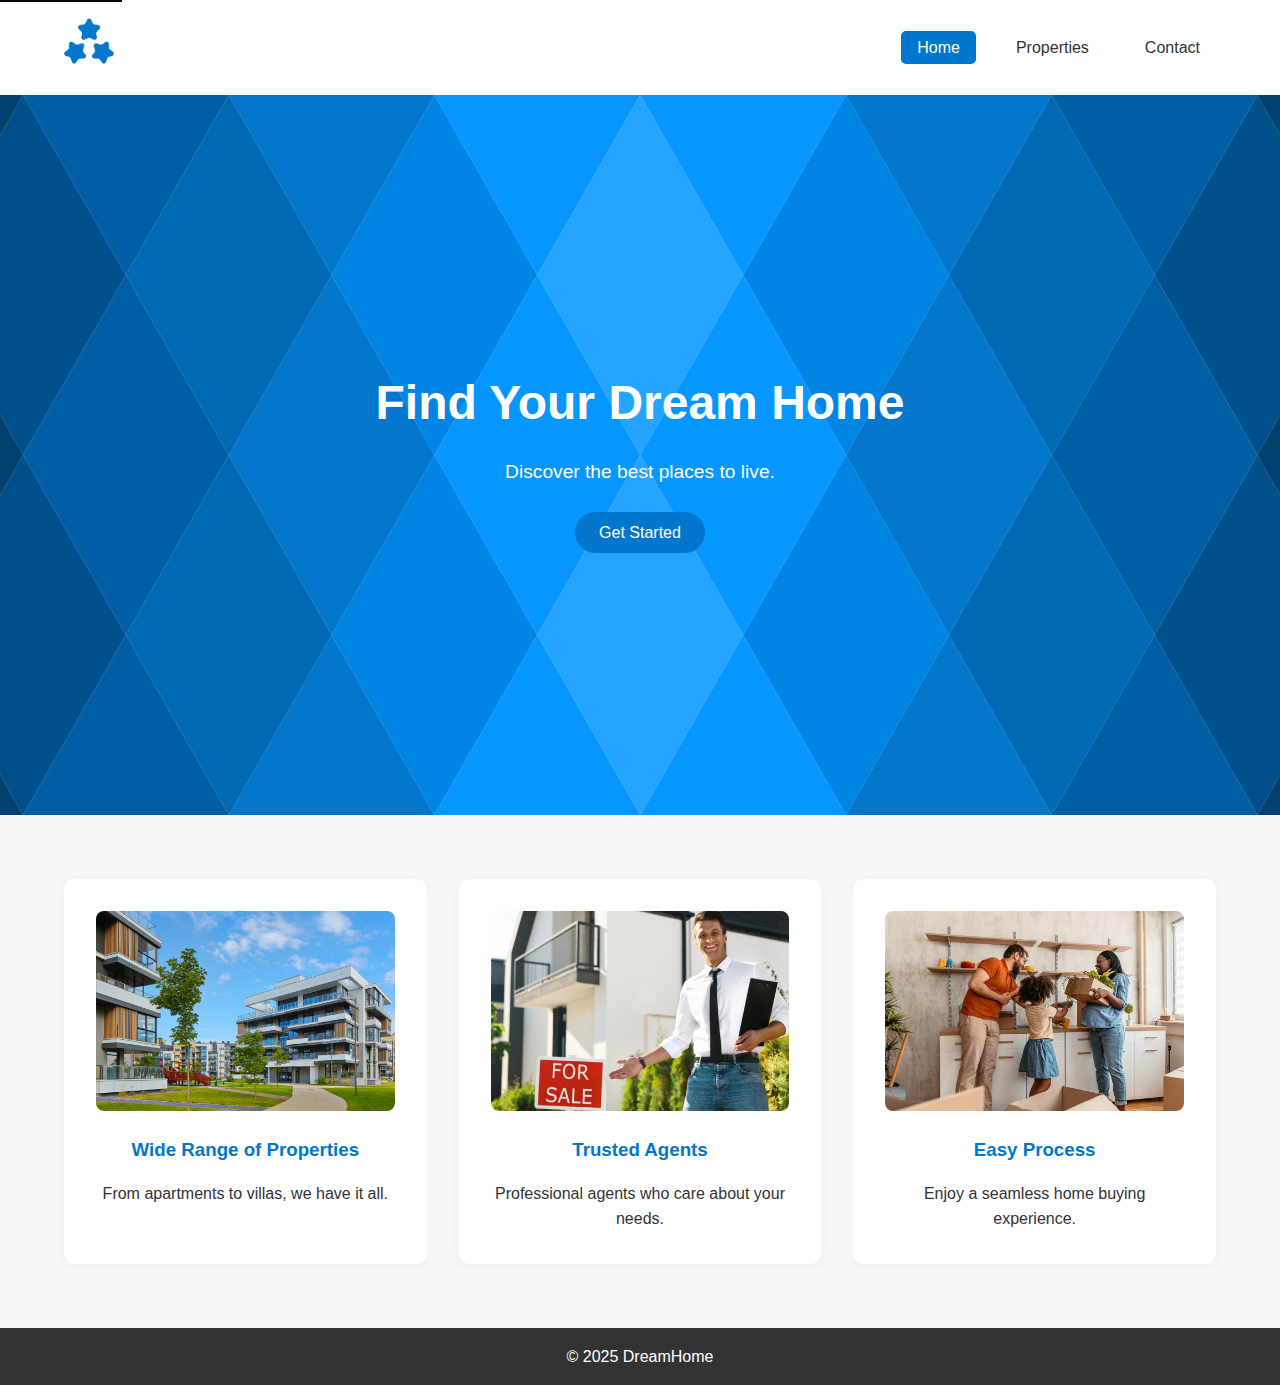
<file: index.html>
<!DOCTYPE html>
<html lang="en">
<head>
    <meta charset="UTF-8">
    <meta name="viewport" content="width=device-width, initial-scale=1.0" />
    <meta name="description" content="Find Your Dream Home - Modern Real Estate Website" />
    <title>Find Your Dream Home</title>
    <link rel="stylesheet" href="css/style.css">
</head>
<body>
    <!--Skip Link for accessibility-->
    <a href="#main" class="skip-link">Skip to content</a>

     <!--Header with logo and menu-->
    <header class="header">
        <div class="container header-container">
            <a href="index.html" class="logo">
                <img src="images/logo.png" alt="DreamHome Logo">
            </a>
            <nav class="nav" role="navigation" aria-label="Main Navigation">
                <ul class="nav-list">
                    <li><a href="index.html" aria-current="page">Home</a></li>
                    <li><a href="properties.html">Properties</a></li>
                    <li><a href="contact.html">Contact</a></li>
                </ul>
            </nav>
        </div>
    </header>

    <!--Hero section with a call to action-->
    <section class="hero" id="main">
        <div class="container hero-content">
            <h2>Find Your Dream Home</h2>
            <p>Discover the best places to live.</p>
            <a href="#" class="btn-primary">Get Started</a>
        </div>
    </section>


    <section class="features">
        <div class="container features-container">
  
            <div class="feature-item">
                <picture>
                    <source media="(max-width: 768px)" srcset="images/feature-1-small.png">
                    <img src="images/feature-1.png" alt="Modern apartment building" class="feature-img">
                </picture>
                <h3>Wide Range of Properties</h3>
                <p>From apartments to villas, we have it all.</p>
            </div>
          
            <div class="feature-item">
                <picture>
                    <source media="(max-width: 768px)" srcset="images/feature-2-small.png">
                    <img src="images/feature-2.png" alt="Professional real estate agent" class="feature-img">
                </picture>
                <h3>Trusted Agents</h3>
                <p>Professional agents who care about your needs.</p>
            </div>
          
            <div class="feature-item">
                <picture>
                    <source media="(max-width: 768px)" srcset="images/feature-3-small.png">
                    <img src="images/feature-3.png" alt="Easy home buying process" class="feature-img">
                </picture>
                <h3>Easy Process</h3>
                <p>Enjoy a seamless home buying experience.</p>
            </div>
        </div>
    </section>

    <footer class="footer">
        <div class="container">
            <p>&copy; 2025 DreamHome</p>
        </div>
    </footer>

</body>
</html>
</file>
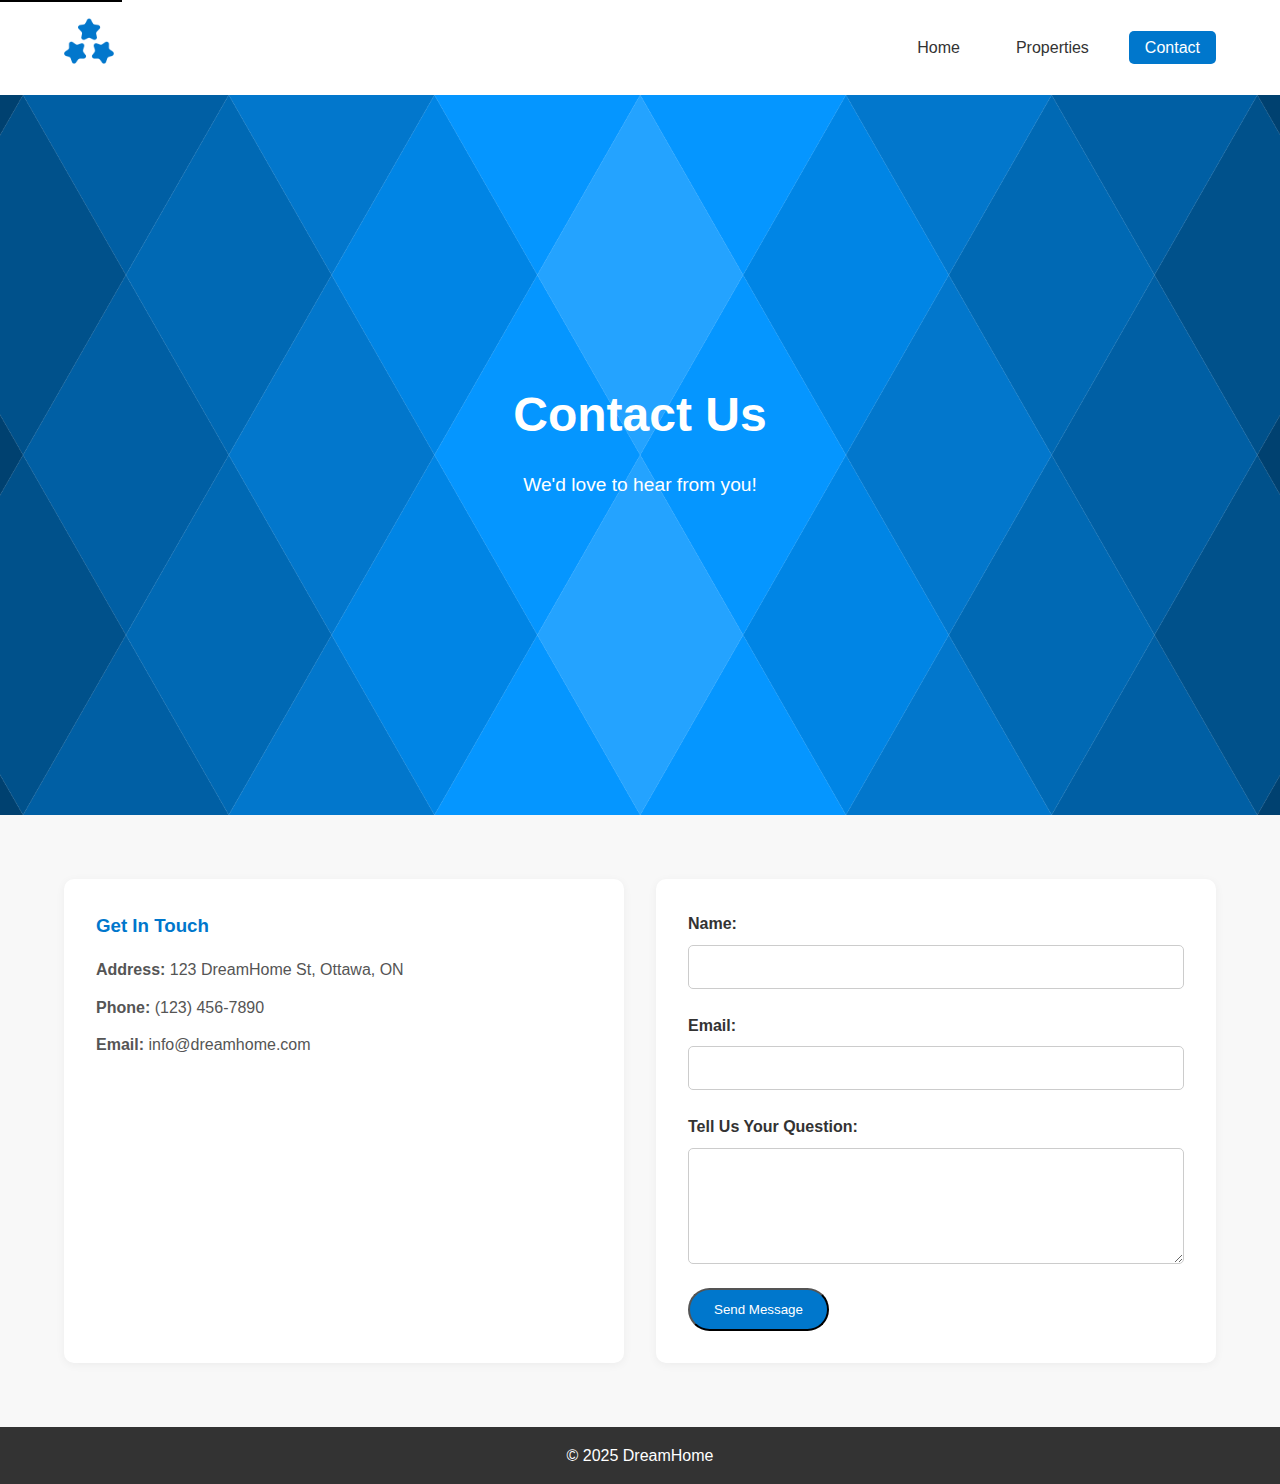
<file: contact.html>
<!DOCTYPE html>
<html lang="en">
<head>
    <meta charset="UTF-8">
    <meta name="viewport" content="width=device-width, initial-scale=1.0">
    <meta name="description" content="Contact Us - DreamHome">
    <title>Contact | DreamHome</title>
    <link rel="stylesheet" href="css/style.css">
</head>
<body>
    <!--Skip Link for accessibility-->
    <a href="#main" class="skip-link">Skip to content</a>

    <!--Header with logo and menu-->
    <header class="header">
        <div class="container header-container">
            <a href="index.html" class="logo">
                <!--Logo-->
                <img src="images/logo.png" alt="DreamHome Logo">
            </a>
            <nav class="nav" role="navigation" aria-label="Main Navigation">
                <ul class="nav-list">
                    <li><a href="index.html">Home</a></li>
                    <li><a href="properties.html">Properties</a></li>
                    <li><a href="contact.html" aria-current="page">Contact</a></li>
                </ul>
            </nav>
        </div>
    </header>

    <!--Hero section with a call to action-->
    <section class="hero" id="main">
        <div class="container hero-content">
            <h2>Contact Us</h2>
            <p>We'd love to hear from you!</p>
        </div>
    </section>

    <!--Contact section with contact info and form-->
    <section class="contact">
        <div class="container contact-container">

            <!--Static contact information-->
            <div class="contact-info">
                <h3>Get In Touch</h3>
                <p><strong>Address:</strong> 123 DreamHome St, Ottawa, ON</p>
                <p><strong>Phone:</strong> (123) 456-7890</p>
                <p><strong>Email:</strong> info@dreamhome.com</p>
            </div>

            <!--Contact form-->
            <form class="contact-form" action="#" method="post">
                <label for="name">Name:</label>
                <input type="text" id="name" name="name" required>

                <label for="email">Email:</label>
                <input type="email" id="email" name="email" required>

                <label for="message">Tell Us Your Question:</label>
                <textarea id="message" name="message" rows="5" required></textarea>

                <button type="submit" class="btn-primary">Send Message</button>
            </form>
        </div>
    </section>

    <!--Footer with copyright-->
    <footer class="footer">
        <div class="container">
            <p>&copy; 2025 DreamHome</p>
        </div>
    </footer>
</body>
</html>
</file>
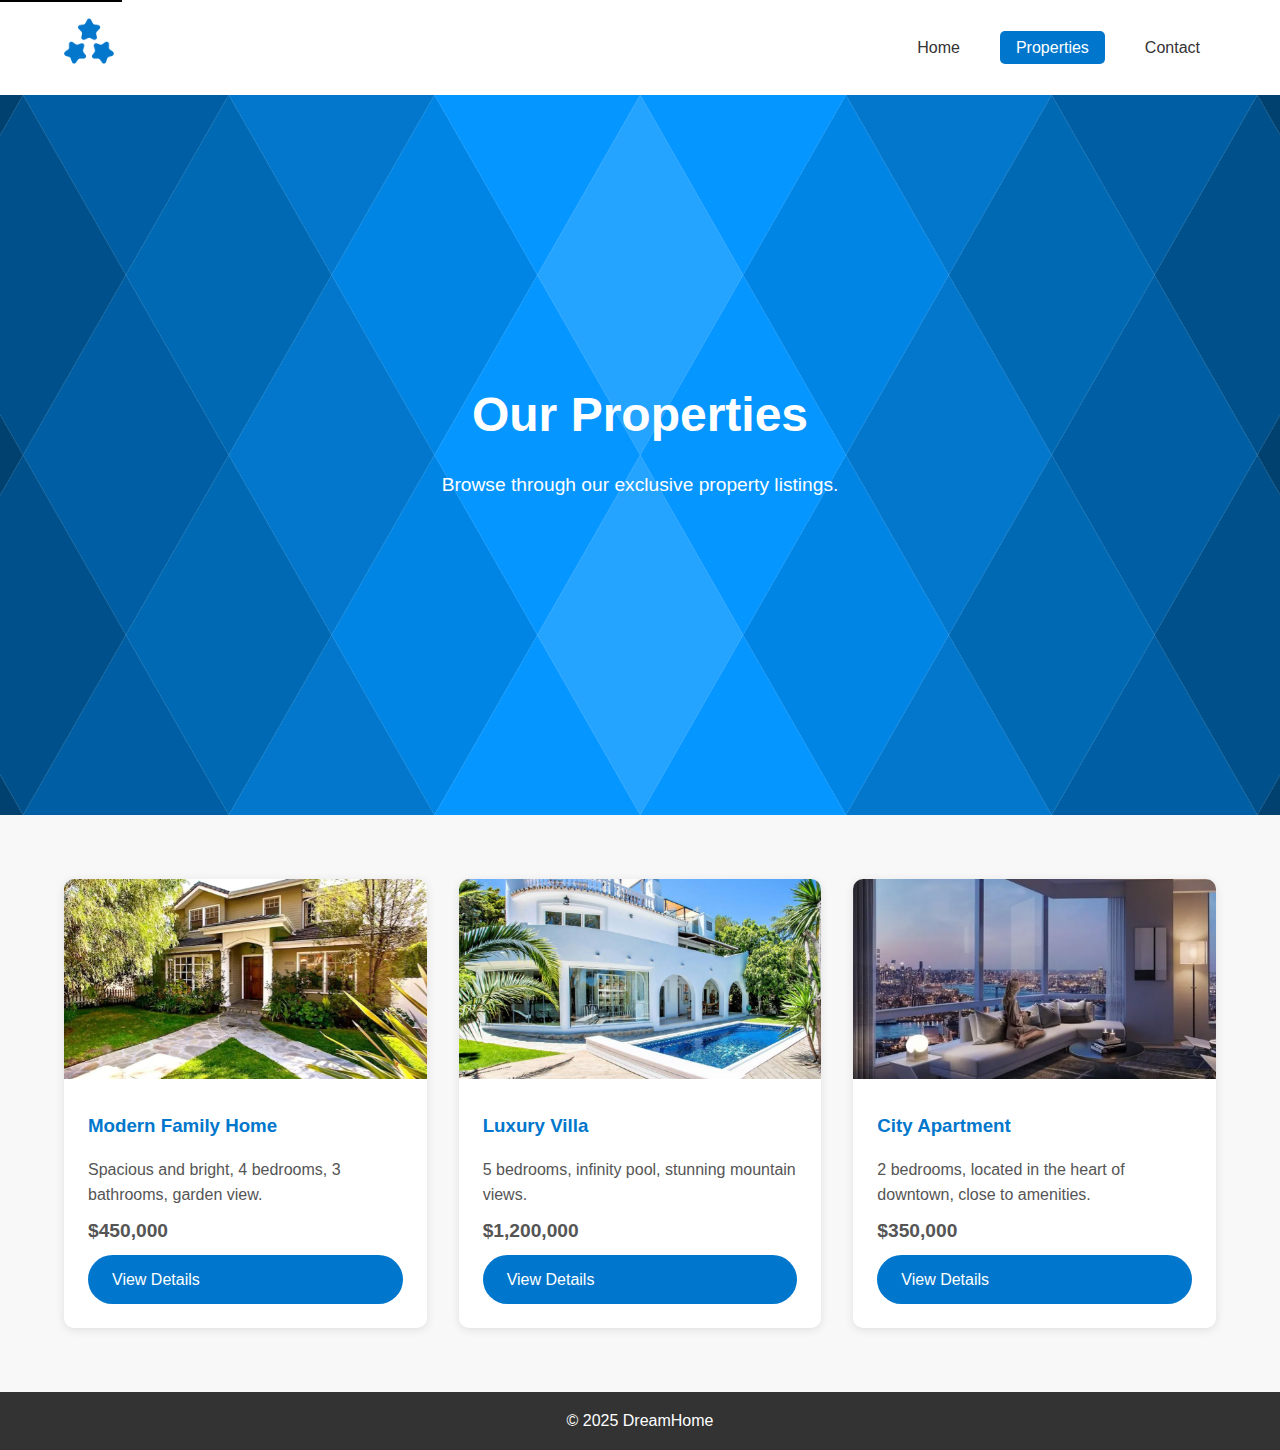
<file: properties.html>
<!DOCTYPE html>
<html lang="en">
<head>
    <meta charset="UTF-8">
    <meta name="viewport" content="width=device-width, initial-scale=1.0">
    <meta name="description" content="Browse Our Properties - DreamHome">
    <title>Properties | DreamHome</title>
     <link rel="stylesheet" href="css/style.css">
</head>
<body>
    <!--Skip Link for accessibility-->
    <a href="#main" class="skip-link">Skip to content</a>

    <!--Header with logo and menu-->
    <header class="header">
        <div class="container header-container">
            <a href="index.html" class="logo">
                <img src="images/logo.png" alt="DreamHome Logo">
            </a>
            <nav class="nav" role="navigation" aria-label="Main Navigation">
                <ul class="nav-list">
                    <li><a href="index.html">Home</a></li>
                    <li><a href="properties.html" aria-current="page">Properties</a></li>
                    <li><a href="contact.html">Contact</a></li>
                </ul>
            </nav>
        </div>
    </header>

    <section class="hero" id="main">
        <div class="container hero-content">
            <h2>Our Properties</h2>
            <p>Browse through our exclusive property listings.</p>
        </div>
    </section>

    <section class="properties">
        <div class="container properties-container">
            <div class="property-item">
                <picture>
                    <source media="(max-width: 768px)" srcset="images/property-1-small.png">
                    <img src="images/property-1.png" alt="Modern house with garden" class="property-img">
                </picture>
                <div class="property-info">
                    <h3>Modern Family Home</h3>
                    <p>Spacious and bright, 4 bedrooms, 3 bathrooms, garden view.</p>
                    <p class="property-price">$450,000</p>
                    <a href="#" class="btn-primary">View Details</a>
                </div>
            </div>
      
            <div class="property-item">
                <picture>
                    <source media="(max-width: 768px)" srcset="images/property-2-small.png">
                    <img src="images/property-2.png" alt="Luxury villa with pool" class="property-img">
                </picture>
                <div class="property-info">
                    <h3>Luxury Villa</h3>
                    <p>5 bedrooms, infinity pool, stunning mountain views.</p>
                    <p class="property-price">$1,200,000</p>
                    <a href="#" class="btn-primary">View Details</a>
                </div>
            </div>
      
            <div class="property-item">
                <picture>
                    <source media="(max-width: 768px)" srcset="images/property-3-small.png">
                    <img src="images/property-3.png" alt="City apartment exterior" class="property-img">
                </picture>
                <div class="property-info">
                    <h3>City Apartment</h3>
                    <p>2 bedrooms, located in the heart of downtown, close to amenities.</p>
                    <p class="property-price">$350,000</p>
                    <a href="#" class="btn-primary">View Details</a>
                </div>
            </div>

        </div>
    </section>

    <footer class="footer">
        <div class="container">
            <p>&copy; 2025 DreamHome</p>
        </div>
    </footer>

</body>
</html>
</file>
<file: css/style.css>
.logo img {
    width: 50px;
    height: auto;
  }


* {
    margin: 0;
    padding: 0;
    box-sizing: border-box;
  }
  
html {
    scroll-behavior: smooth;
  }
  
body {
    font-family: 'Arial', sans-serif;
    color: #333;
    background-color: #fff;
    line-height: 1.6;
  }
  
a {
    text-decoration: none;
    color: inherit;
  }
  
.container {
    width: 90%;
    max-width: 1200px;
    margin: 0 auto;
  }
  
.skip-link {
    position: absolute;
    top: -40px;
    left: 0;
    background: #000;
    color: #fff;
    padding: 8px;
    z-index: 100;
  }
  
.skip-link:focus {
    top: 10px;
  }
  
.header {
    background-color: #fff;
    box-shadow: 0 2px 5px rgba(0, 0, 0, 0.1);
    padding: 1rem 0;
  }
  
.header-container {
    display: flex;
    justify-content: space-between;
    align-items: center;
  }
  
.logo {
    font-size: 1.8rem;
    color: #0077cc;
  }
  
.nav-list {
    list-style: none;
    display: flex;
    gap: 1.5rem;
  }
  
.nav-list a {
    padding: 0.5rem 1rem;
    border-radius: 5px;
  }
  
.nav-list a:hover,
.nav-list a[aria-current="page"] {
    background-color: #0077cc;
    color: #fff;
  }
  
.hero {
    display: flex;
    align-items: center;
    justify-content: center;
    height: 80vh;
    background: url('../images/banner.png') no-repeat center center/cover;
    color: #fff;
    text-align: center;
    position: relative;
  }

.hero {
    background: url('../images/banner.png') no-repeat center center/cover;
}

@media (max-width: 768px) {
    .hero {
        background: url('../images/banner-small.png') no-repeat center center/cover;
    }
}
  
.hero-content {
    animation: fadeIn 1.5s ease-in-out;
  }
  
.hero h2 {
    font-size: 3rem;
    margin-bottom: 1rem;
  }
  
.hero p {
    font-size: 1.2rem;
    margin-bottom: 2rem;
  }
  
.btn-primary {
    background-color: #0077cc;
    color: #fff;
    padding: 0.75rem 1.5rem;
    border-radius: 50px;
    transition: background-color 0.3s ease;
  }
  
.btn-primary:hover {
    background-color: #005fa3;
  }
  
.features {
    padding: 4rem 0;
    background-color: #f8f8f8;
  }
  
.features-container {
    display: grid;
    grid-template-columns: repeat(auto-fit, minmax(250px, 1fr));
    gap: 2rem;
  }
  
.feature-item {
    background-color: #fff;
    padding: 2rem;
    text-align: center;
    border-radius: 10px;
    box-shadow: 0 2px 10px rgba(0, 0, 0, 0.05);
    transition: transform 0.3s ease;
  }
  
.feature-item:hover {
    transform: translateY(-5px);
  }
  
.feature-item h3 {
    margin-bottom: 1rem;
    color: #0077cc;
  }
  
.footer {
    background-color: #333;
    color: #fff;
    padding: 1rem 0;
    text-align: center;
  }
  
@keyframes fadeIn {
    from {
        opacity: 0;
        transform: translateY(30px);
    }
    to {
        opacity: 1;
        transform: translateY(0);
    }
  }
  
@media (max-width: 768px) {
    .hero h2 {
        font-size: 2rem;
    }
  
    .hero {
        height: 60vh;
    }
  }

.hero-img {
    width: 100%;
    height: auto;
    max-height: 400px;
    object-fit: cover;
    margin-bottom: 2rem;
  }


.feature-img {
    width: 100%;
    height: 200px;
    object-fit: cover;
    border-radius: 8px;
    margin-bottom: 1rem;
  }

.properties {
    padding: 4rem 0;
    background-color: #f8f8f8;
  }
  
.properties-container {
    display: grid;
    grid-template-columns: repeat(auto-fit, minmax(300px, 1fr));
    gap: 2rem;
  }
  
.property-item {
    background-color: #fff;
    border-radius: 10px;
    overflow: hidden;
    box-shadow: 0 2px 10px rgba(0,0,0,0.1);
    display: flex;
    flex-direction: column;
    transition: transform 0.3s ease;
  }
  
.property-item:hover {
    transform: translateY(-5px);
  }
  
.property-img {
    width: 100%;
    height: 200px;
    object-fit: cover;
  }
  
.property-info {
    padding: 1.5rem;
    display: flex;
    flex-direction: column;
    justify-content: space-between;
    height: 100%;
  }
  
.property-info h3 {
    margin-bottom: 1rem;
    color: #0077cc;
  }
  
.property-info p {
    margin-bottom: 0.5rem;
    color: #555;
  }
  
.property-price {
    font-weight: bold;
    font-size: 1.2rem;
    color: #333;
    margin-top: auto;
    margin-bottom: 1rem;
  }

.contact {
    padding: 4rem 0;
    background-color: #f8f8f8;
  }
  
.contact-container {
    display: grid;
    grid-template-columns: 1fr 1fr;
    gap: 2rem;
  }
  
.contact-info {
    background-color: #fff;
    padding: 2rem;
    border-radius: 10px;
    box-shadow: 0 2px 10px rgba(0,0,0,0.05);
  }
  
.contact-info h3 {
    margin-bottom: 1rem;
    color: #0077cc;
  }
  
.contact-info p {
    margin-bottom: 0.75rem;
    color: #555;
  }
  
.contact-form {
    background-color: #fff;
    padding: 2rem;
    border-radius: 10px;
    box-shadow: 0 2px 10px rgba(0,0,0,0.05);
    display: flex;
    flex-direction: column;
  }
  
.contact-form label {
    margin-bottom: 0.5rem;
    color: #333;
    font-weight: bold;
  }
  
.contact-form input,
.contact-form textarea {
    padding: 0.75rem;
    margin-bottom: 1.5rem;
    border: 1px solid #ccc;
    border-radius: 5px;
    font-family: inherit;
    font-size: 1rem;
  }
  
.contact-form input:focus,
.contact-form textarea:focus {
    outline: none;
    border-color: #0077cc;
  }
  
.contact-form button {
    align-self: flex-start;
  }
  
@media (max-width: 768px) {
    .contact-container {
        grid-template-columns: 1fr;
    }
  }
</file>
